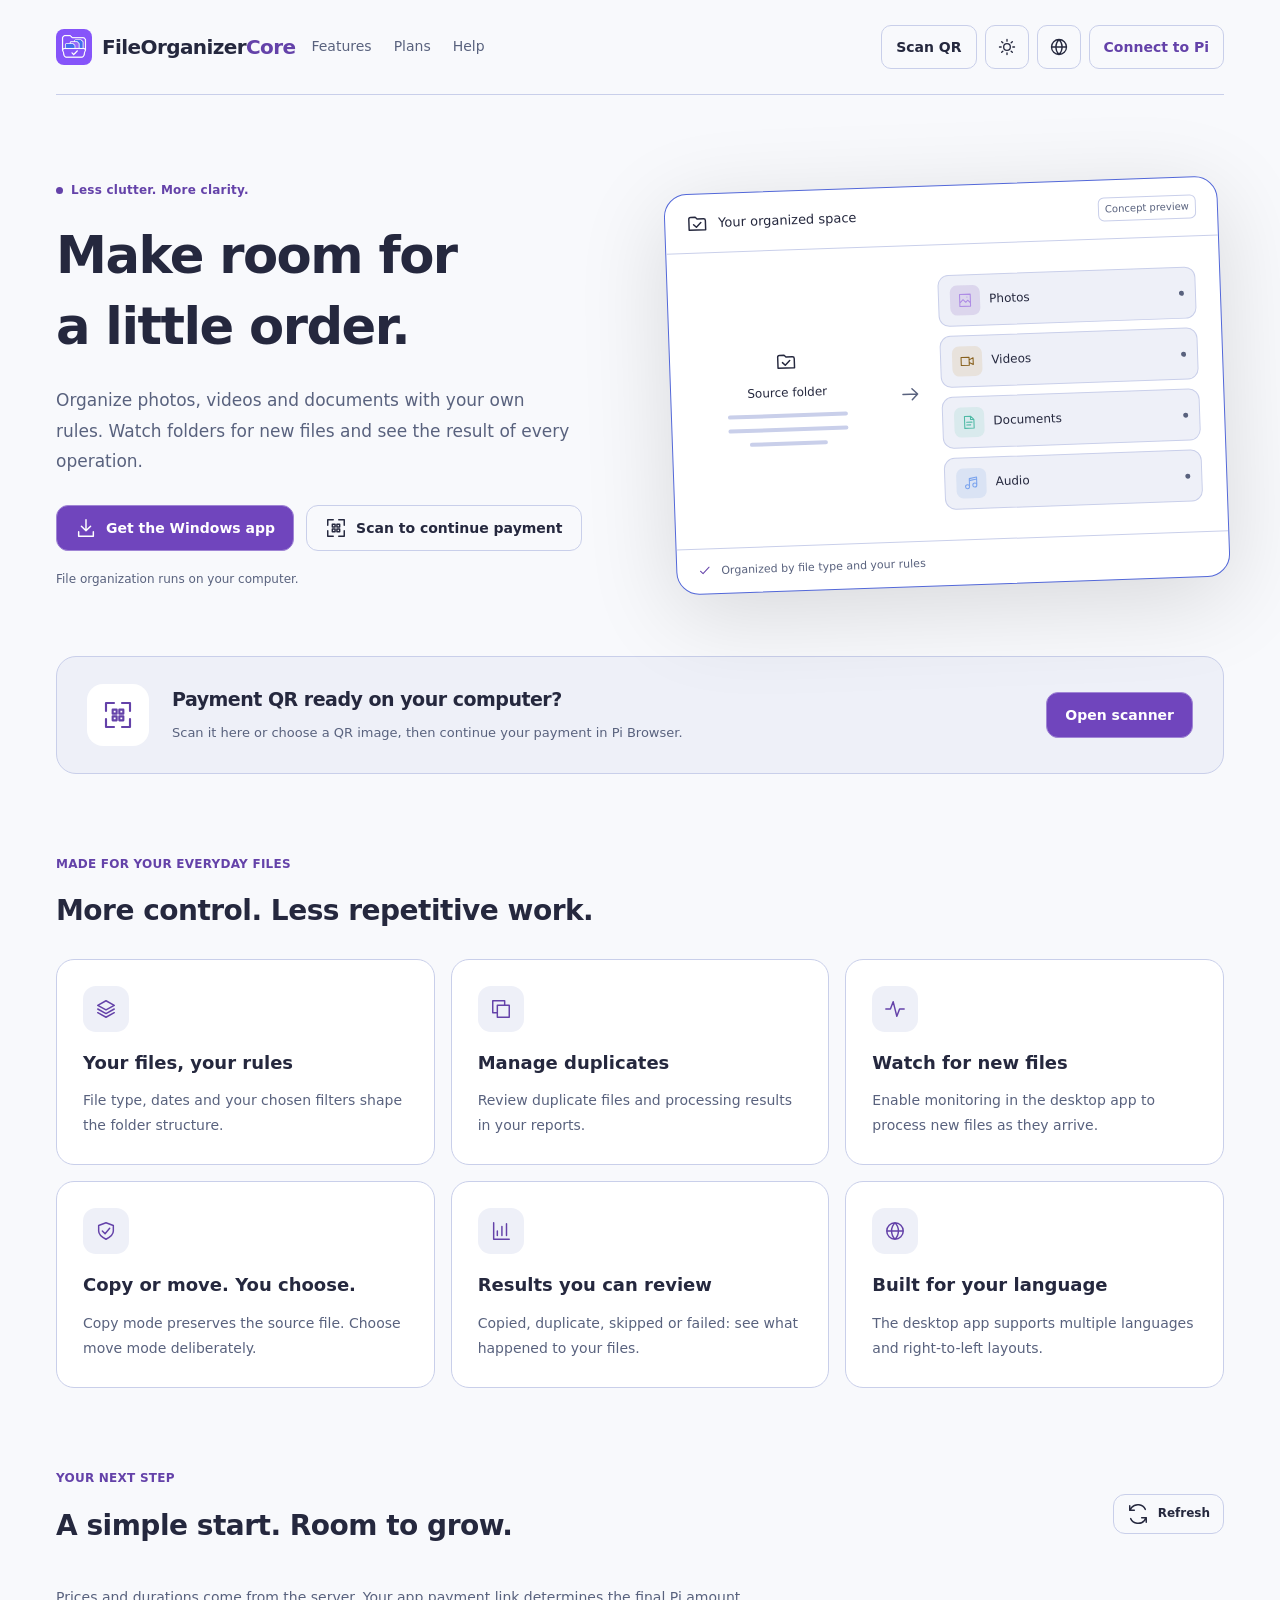
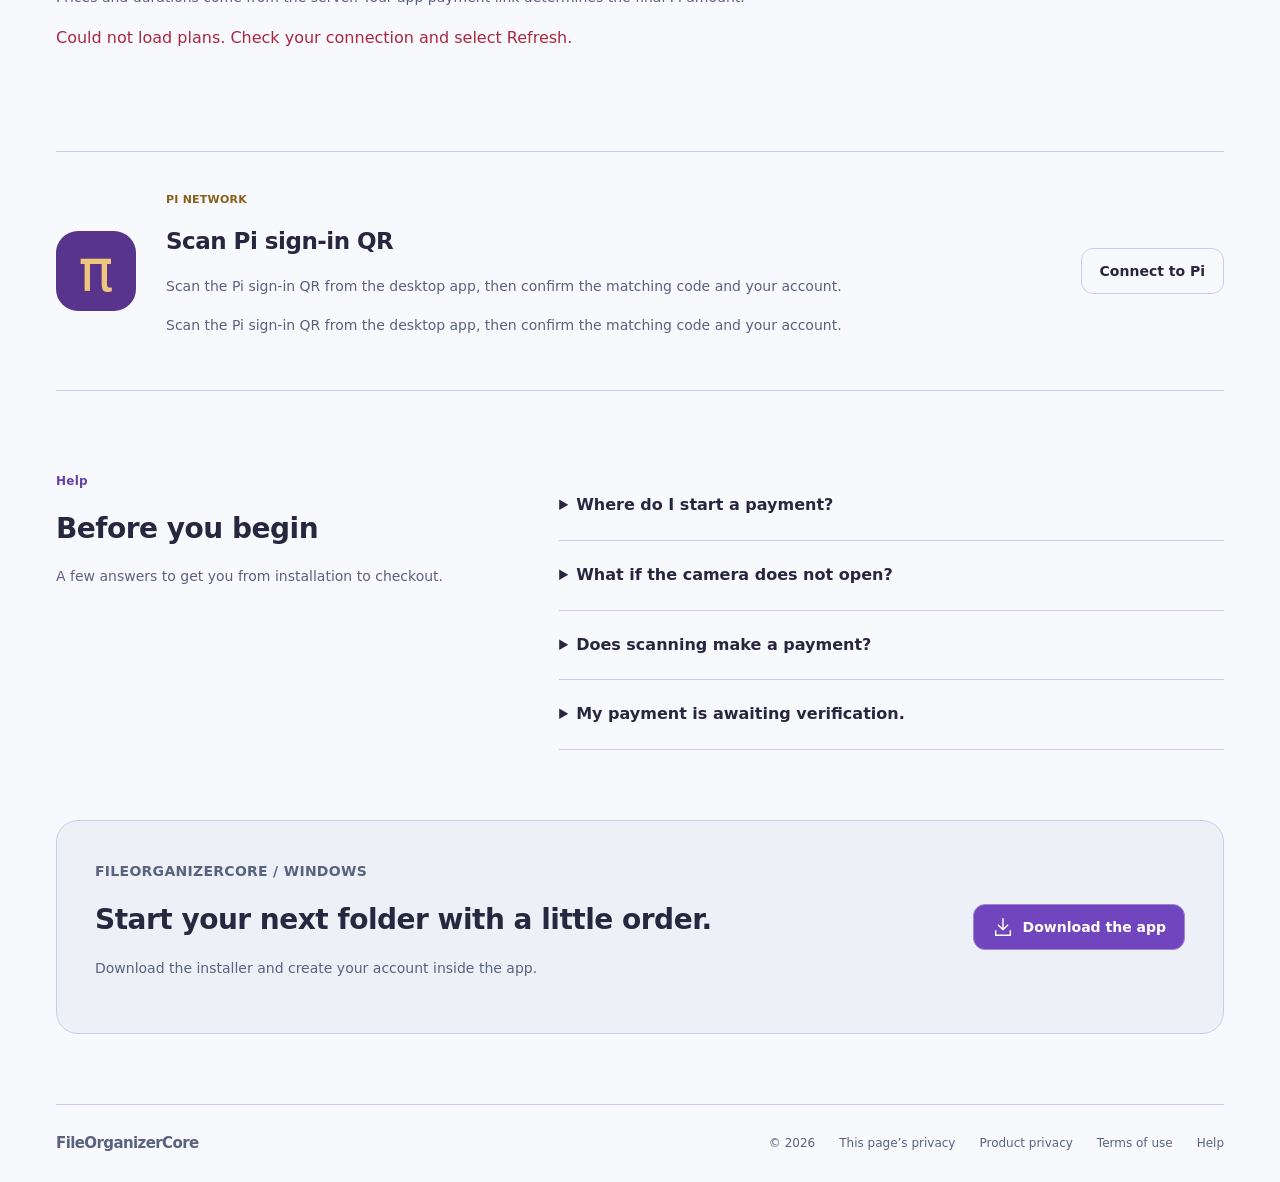
<file: web/index.html>
<!doctype html>
<html lang="fa" dir="rtl">
<head>
<meta charset="utf-8"><meta name="viewport" content="width=device-width,initial-scale=1"><meta name="theme-color" content="#12141c"><meta name="referrer" content="no-referrer">
<meta name="description" content="FileOrganizerCore — Windows file organization and Pi checkout."><title>FileOrganizerCore</title>
<link rel="stylesheet" href="assets/home-v2.css?v=20261110-brand">
<script>
// Keep previously issued root payment links working on this same checkout host.
(() => {
  const query = new URLSearchParams(location.search), token = query.get('token');
  if (!token) return;
  const target = new URL('checkout.html', location.href);
  target.searchParams.set('token', token);
  const lang = query.get('lang');
  if (lang) target.searchParams.set('lang', lang);
  location.replace(target.href);
})();
</script>
<script defer src="config.js?v=20261105-core"></script><script defer src="assets/home-runtime.js?v=20261110-brand"></script>
<link rel="icon" href="assets/brand/favicon.ico?v=20261110">
<link rel="apple-touch-icon" href="assets/brand/apple-touch-icon.png">
<style>.foc-logo{width:36px;height:36px;object-fit:contain;flex:none;vertical-align:middle;border-radius:8px}.foc-brand{display:flex;align-items:center;gap:10px;direction:ltr}</style>
</head>
<body>
<script>
// Apply the persisted choice or browser theme before page content is painted.
(()=>{let theme;try{theme=localStorage.getItem('fop-home-theme');}catch{}document.body.dataset.theme=['light','dark'].includes(theme)?theme:(matchMedia('(prefers-color-scheme:dark)').matches?'dark':'light');})();
</script>
<a class="skip" href="#main" data-t="skip">رفتن به محتوا</a>
<div class="shell">
<header><a class="brand" href="#top" aria-label="FileOrganizerCore"><img class="foc-logo" src="assets/brand/logo.png" alt="" width="36" height="36"><b>FileOrganizer<span class="f-size"><strong>Core</strong></span></b></a><nav aria-label="Navigation"><a href="#features" data-t="features">قابلیت‌ها</a><a href="#pricing" data-t="plans">پلن‌ها</a><a href="#help" data-t="help">راهنما</a></nav><div class="tools"><button class="button small" data-scan data-t="scan">اسکن QR</button><button id="theme" class="icon-button" aria-label="Theme" data-icon="sun"></button><label class="language-control icon-button"><span data-icon="globe" aria-hidden="true"></span><select id="language" aria-label="Language"><option value="fa">فارسی</option><option value="en">English</option></select></label><a id="piShortcut" class="button pi-shortcut" href="#pi" data-t="piLogin">اتصال به پای</a></div></header>
<main id="main">
<section class="hero" id="top"><div class="hero-copy"><div class="eyebrow"><span class="live-dot"></span><span data-t="eyebrow">فایل‌های مرتب. تمرکز بیشتر.</span></div><h1 data-t="hero">به شلوغی فایل‌ها<br>نظم بده.</h1><p class="lead" data-t="intro">عکس‌ها، ویدیوها و اسنادت را با قوانین دلخواه مرتب کن. پوشه‌ها را پایش کن و نتیجهٔ هر عملیات را ببین.</p><div class="actions"><a class="button primary" href="#download"><span data-icon="download"></span><span data-t="getApp">دریافت نسخهٔ ویندوز</span></a><button class="button" data-scan><span data-icon="scan"></span><span data-t="scanPay">اسکن و ادامهٔ پرداخت</span></button></div><p class="fine" data-t="local">سازماندهی فایل‌ها روی کامپیوتر شما انجام می‌شود.</p></div>
<div class="app-preview" aria-label="Interface illustration"><div class="preview-bar"><span data-icon="folder"></span><span data-t="workspace">فضای مرتب شما</span><span class="preview-tag" data-t="illustration">نمای مفهومی</span></div><div class="preview-flow"><div class="source-folder"><span data-icon="folder"></span><span data-t="source">پوشهٔ مبدأ</span><i></i><i></i><i></i></div><span class="flow-mark" data-icon="arrow"></span><div class="file-stack"><div><span class="tile violet" data-icon="image"></span><span data-t="photos">عکس‌ها</span><span class="mini-dot"></span></div><div><span class="tile amber" data-icon="video"></span><span data-t="videos">ویدیوها</span><span class="mini-dot"></span></div><div><span class="tile teal" data-icon="document"></span><span data-t="documents">اسناد</span><span class="mini-dot"></span></div><div><span class="tile blue" data-icon="audio"></span><span data-t="audio">صداها</span><span class="mini-dot"></span></div></div></div><div class="preview-bottom"><span data-icon="check"></span><span data-t="rules">بر اساس نوع فایل و قوانین شما</span></div></div></section>
<section class="scan-banner"><span class="scan-symbol" data-icon="scan"></span><div><h2 data-t="haveQR">کد پرداخت روی کامپیوترت آماده است؟</h2><p data-t="qrIntro">همین‌جا اسکن کن یا تصویر QR را انتخاب کن؛ سپس پرداخت را در Pi Browser ادامه بده.</p></div><button class="button primary" data-scan data-t="openScanner">باز کردن اسکنر</button></section>
<section id="features" class="section"><div class="section-head"><p class="eyebrow" data-t="built">برای فایل‌های روزمرهٔ شما</p><h2 data-t="featuresTitle">کنترل بیشتر، کار تکراری کمتر.</h2></div><div class="features">
<article><span class="feature-icon" data-icon="layers"></span><h3 data-t="categorize">دسته‌بندی با قوانین دلخواه</h3><p data-t="categorizeBody">نوع فایل، تاریخ و فیلترهای انتخابی، ساختار پوشه‌ها را مشخص می‌کنند.</p></article>
<article><span class="feature-icon" data-icon="copy"></span><h3 data-t="duplicates">مدیریت فایل‌های تکراری</h3><p data-t="duplicatesBody">فایل‌های تکراری و نتیجهٔ پردازش را در گزارش‌ها پیگیری کنید.</p></article>
<article><span class="feature-icon" data-icon="activity"></span><h3 data-t="monitor">پایش فایل‌های جدید</h3><p data-t="monitorBody">پس از فعال‌کردن پایش در اپ، فایل‌های جدید پوشه نیز پردازش می‌شوند.</p></article>
<article><span class="feature-icon" data-icon="shield"></span><h3 data-t="copyMode">کپی یا انتقال، با انتخاب شما</h3><p data-t="copyBody">در حالت کپی، فایل مبدأ حفظ می‌شود. حالت انتقال را آگاهانه انتخاب کنید.</p></article>
<article><span class="feature-icon" data-icon="chart"></span><h3 data-t="reports">گزارش قابل بررسی</h3><p data-t="reportsBody">موفق، تکراری، ردشده و خطادار؛ نتیجهٔ عملیات در دسترس شماست.</p></article>
<article><span class="feature-icon" data-icon="globe"></span><h3 data-t="languages">متناسب با زبان شما</h3><p data-t="languagesBody">اپ دسکتاپ چندزبانه است و از چیدمان راست‌به‌چپ پشتیبانی می‌کند.</p></article></div></section>
<section id="pricing" class="section"><div class="section-head split"><div><p class="eyebrow" data-t="yourPlan">انتخاب شما</p><h2 data-t="plansTitle">یک شروع ساده. فضای بیشتر برای رشد.</h2></div><button class="button small" id="reloadPlans"><span data-icon="refresh"></span><span data-t="refresh">به‌روزرسانی</span></button></div><p class="section-note" data-t="priceNote">قیمت و مدت از سرور دریافت می‌شوند. مبلغ نهایی Pi در لینک پرداخت اپ مشخص می‌شود.</p><div id="plansStatus" role="status" aria-live="polite"></div><div id="pricingGrid" class="plans"></div></section>
<section class="pi-panel" id="pi"><span class="pi-mark">π</span><div><p class="eyebrow">PI NETWORK</p><h2 data-t="piTitle">از اپ تا کیف پول، یک مسیر مشخص.</h2><p data-t="piBody">در اپ ویندوز وارد حساب شوید و لینک پرداخت بسازید. QR را اینجا اسکن کنید؛ تأیید پرداخت در صفحهٔ اختصاصی انجام می‌شود.</p><p id="piStatus" role="status" aria-live="polite" data-t="piExplain">ورود Pi در این صفحه، جایگزین حساب ایمیلی اپ نیست.</p><p id="piUser" hidden></p></div><button id="piAuth" class="button" data-t="piLogin">اتصال به Pi</button></section>

<section id="help" class="section help-grid"><div><p class="eyebrow" data-t="help">راهنما</p><h2 data-t="faqTitle">قبل از شروع</h2><p class="section-note" data-t="helpIntro">پاسخ‌های کوتاه برای مسیر نصب، اسکن و خرید.</p></div><div class="faq"><details><summary data-t="q1">از کجا پرداخت را شروع کنم؟</summary><p data-t="a1">در اپ ویندوز وارد حساب شوید، پلن و تخفیف را انتخاب کنید و لینک پرداخت بسازید. سپس QR را اینجا اسکن کنید یا لینک را وارد کنید. خرید به همان حساب اپ متصل می‌ماند.</p></details><details><summary data-t="q2">اگر دوربین باز نشد چه کنم؟</summary><p data-t="a2">مجوز دوربین مرورگر را بررسی کنید. می‌توانید تصویر QR را انتخاب کنید یا لینک پرداخت را دستی وارد کنید. اسکن مستقیم به HTTPS و پشتیبانی مرورگر نیاز دارد.</p></details><details><summary data-t="q3">آیا اسکن، پرداخت را انجام می‌دهد؟</summary><p data-t="a3">خیر. ابتدا لینک معتبر شناسایی می‌شود و با تأیید شما صفحهٔ پرداخت باز می‌شود. هیچ پرداختی صرفاً با اسکن انجام نمی‌شود.</p></details><details><summary data-t="q4">پرداخت من در انتظار تأیید است.</summary><p data-t="a4">دوباره پرداخت نکنید. همان لینک را باز کنید تا وضعیت بررسی شود. اگر مبلغ کسر شده ولی پلن فعال نشده، اطلاعات تراکنش را برای پیگیری نگه دارید.</p></details></div></section>
<section id="download" class="download"><div><p class="eyebrow">FILEORGANIZERCORE / WINDOWS</p><h2 data-t="downloadTitle">پوشهٔ بعدی را مرتب‌تر شروع کن.</h2><p data-t="downloadBody">فایل نصب را دریافت کنید و حساب کاربری خود را داخل اپ بسازید.</p><p id="downloadStatus" role="status"></p></div><a id="downloadButton" class="button primary" hidden><span data-icon="download"></span><span data-t="download">دانلود نرم‌افزار</span></a></section>
</main><footer><a class="brand" href="#top"><b>FileOrganizerCore</b></a><span>© <span id="year"></span></span><button id="privacy" class="text-button" data-t="privacy">حریم خصوصی این صفحه</button><a href="privacy.html" data-t="productPrivacy">حریم خصوصی محصول</a><a href="terms.html" data-t="terms">شرایط استفاده</a><a href="#help" data-t="help">راهنما</a></footer>
</div>
<dialog id="scanner" aria-labelledby="scannerTitle"><div class="dialog-head"><div><p class="eyebrow" id="scannerStep" data-t="scanStep">از اپ به صفحهٔ پرداخت</p><h2 id="scannerTitle" data-t="scanTitle">اسکن کد پرداخت</h2></div><button class="icon-button" id="closeScanner" data-icon="close" aria-label="Close"></button></div><p class="muted" id="selectedPlan"></p><div class="viewfinder"><video id="camera" muted playsinline autoplay></video><div id="cameraPlaceholder"><span data-icon="scan"></span><p data-t="cameraHint">کد QR اپ را داخل کادر بگیرید.</p></div><div class="scan-corners" aria-hidden="true"></div></div><p id="scanStatus" role="status" aria-live="polite">درخواست دسترسی به دوربین…</p><div class="actions scanner-actions"><button id="stopCamera" class="button" hidden>توقف دوربین</button><label class="button upload-button"><span data-icon="image"></span><span data-t="imageSelect">انتخاب تصویر QR</span><input id="qrImage" type="file" accept="image/png,image/jpeg,image/webp"></label></div><details class="manual"><summary id="scannerManual" data-t="manual">لینک پرداخت را دارم</summary><label for="paymentLink" data-t="linkLabel">لینک ساخته‌شده در اپ</label><div class="link-row"><input id="paymentLink" type="url" dir="ltr" autocomplete="off" spellcheck="false" placeholder="https://…/checkout.html?token=…"><button id="checkLink" class="button" data-t="checkLink">بررسی لینک</button></div></details><div id="scanResult" class="scan-result" hidden><strong id="scannerFound" data-t="validLink">لینک پرداخت شناسایی شد</strong><p id="resultHost" dir="ltr"></p><p id="scannerConfirm" data-t="confirmInfo">در صفحهٔ بعد، پلن و مبلغ را قبل از تأیید بررسی کنید.</p><button id="openPayment" class="button primary" data-t="continue">ادامه به صفحهٔ پرداخت</button></div><p class="fine" data-t="scanPrivacy">تصویر دوربین و فایل QR برای اسکن به سرور ارسال نمی‌شوند.</p></dialog>
<dialog id="privacyDialog" aria-labelledby="privacyTitle"><div class="dialog-head"><h2 id="privacyTitle" data-t="privacy">حریم خصوصی این صفحه</h2><button id="closePrivacy" class="icon-button" data-icon="close" aria-label="Close"></button></div><p data-t="privacyBody">اسکن QR داخل مرورگر انجام می‌شود. هنگام بستن اسکنر یا پنهان‌شدن صفحه، دوربین متوقف می‌شود. زبان و تم در همین مرورگر ذخیره می‌شوند. دریافت پلن‌ها به سرور اپ متصل می‌شود و اتصال اختیاری Pi از SDK پای استفاده می‌کند. لینک پرداخت فقط پس از انتخاب «ادامه» باز می‌شود؛ تصاویر برای اسکن آپلود نمی‌شوند. این توضیح مربوط به همین صفحه است.</p><button id="clearPrefs" class="button" data-t="clearPrefs">پاک‌کردن تنظیمات ذخیره‌شدهٔ این صفحه</button><p id="privacyStatus" role="status"></p></dialog>
<noscript>برای دریافت پلن‌ها و اسکن QR، JavaScript مرورگر را فعال کنید. / Enable JavaScript to load plans and scan QR codes.</noscript>
</body></html>
</file>
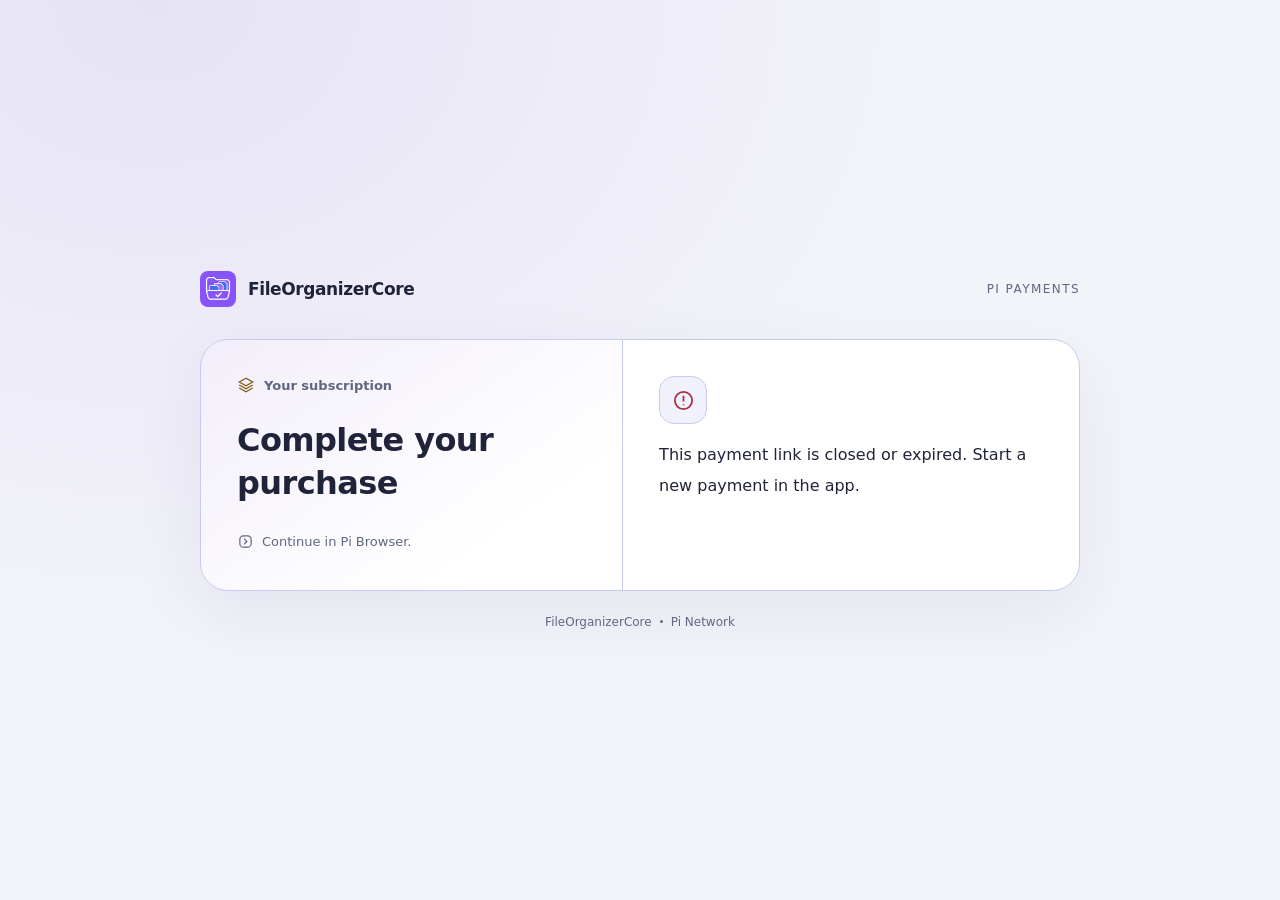
<file: web/checkout.html>
<!doctype html>
<html lang="en">
<head>
  <meta charset="utf-8">
  <meta name="viewport" content="width=device-width, initial-scale=1">
  <meta name="color-scheme" content="dark light">
  <meta name="referrer" content="no-referrer">
  <title>FileOrganizerCore Checkout</title>
  <style>
    :root{color-scheme:dark;--page:#10121c;--surface:#191c2b;--inset:#202438;--line:#454d79;--text:#f3f4fc;--muted:#afb5ce;--purple:#7545c4;--gold:#f3cd7e;--focus:#acb7ff;--ok:#83dfba;--bad:#ffadb5;--shadow:0 28px 80px #03061255;font-family:system-ui,-apple-system,BlinkMacSystemFont,"Segoe UI",sans-serif}
    *{box-sizing:border-box}body{margin:0;min-height:100vh;min-height:100svh;background:radial-gradient(ellipse at 12% 0%,#7545c419,transparent 52%),var(--page);color:var(--text);padding:32px 24px;display:flex;flex-direction:column;align-items:center;justify-content:center}button,summary{-webkit-tap-highlight-color:transparent}button{font:inherit}svg{display:block;flex-shrink:0}header{width:min(100%,880px);display:flex;align-items:center;gap:12px;margin-bottom:32px}.brand-mark{display:grid;place-items:center;width:42px;height:42px;border-radius:13px;background:var(--purple);color:#fff}.brand-name{font-size:17px;font-weight:700;letter-spacing:-.4px;direction:ltr}.brand-tag{margin-inline-start:auto;color:var(--muted);font-size:12px;letter-spacing:.12em;direction:ltr}
    main{width:min(100%,880px);display:grid;grid-template-columns:minmax(0,1fr) minmax(0,1.08fr);border:1px solid var(--line);border-radius:28px;background:var(--surface);box-shadow:var(--shadow);overflow:hidden}.overview{padding:36px;min-width:0;background:linear-gradient(145deg,#7545c417,transparent 75%);display:flex;flex-direction:column;gap:25px;border-inline-end:1px solid var(--line)}.eyebrow{display:flex;align-items:center;gap:9px;color:var(--muted);font-size:13px;font-weight:600;margin:0}.eyebrow svg{color:var(--gold)}h1{font-size:clamp(25px,4vw,32px);line-height:1.35;letter-spacing:-.6px;margin:0;font-weight:700;overflow-wrap:anywhere}.plan-name{font-size:14px;color:var(--muted);margin:0 0 10px}.amount-card{border:1px solid #5368d9;border-radius:18px;padding:22px 20px;background:var(--inset);min-width:0}.amount-line{display:flex;align-items:center;gap:10px;flex-wrap:wrap;direction:ltr;justify-content:flex-start}.amount{font-size:clamp(25px,5vw,32px);font-weight:750;font-variant-numeric:tabular-nums;letter-spacing:-.6px;overflow-wrap:anywhere;min-width:0;line-height:1.4}.currency{color:var(--gold);background:#59348d;border:1px solid #5368d9;border-radius:9px;padding:4px 8px;font-size:17px;font-weight:700;line-height:1.4}.summary-note{font-size:13px;color:var(--muted);line-height:1.8;margin:0;display:flex;align-items:flex-start;gap:8px}.summary-note svg{margin-top:3px}.checkout-body{padding:36px;min-width:0;display:flex;flex-direction:column;gap:24px}.status-block{display:flex;flex-direction:column;gap:16px;flex:1}.status-symbol{width:48px;height:48px;border:1px solid var(--line);border-radius:15px;display:grid;place-items:center;color:var(--focus);background:var(--inset)}.status-symbol svg{width:23px;height:23px}.state-icon{display:none}body[data-state="checking"] .icon-loading,body[data-state="waiting"] .icon-clock,body[data-state="ready"] .icon-wallet,body[data-state="success"] .icon-check,body[data-state="error"] .icon-alert,body[data-state="closed"] .icon-alert{display:block}.icon-loading{animation:spin 1.1s linear infinite}#status{font-size:16px;line-height:1.9;overflow-wrap:anywhere;margin:0}body[data-state="success"] .status-symbol{color:var(--ok)}body[data-state="error"] .status-symbol,body[data-state="closed"] .status-symbol{color:var(--bad)}#status.error{color:var(--bad)}
    #payButton{position:relative;display:flex;justify-content:center;align-items:center;width:100%;min-height:52px;border:1px solid #a487de;border-radius:14px;padding:14px 18px;background:var(--purple);color:#fff;font-size:15px;font-weight:650;cursor:pointer;transition:filter .18s,transform .18s;overflow-wrap:anywhere;line-height:1.5}#payButton:hover:not(:disabled){filter:brightness(1.1)}#payButton:active:not(:disabled){transform:translateY(1px)}#payButton:disabled{cursor:wait;opacity:.75}#payButton:disabled::before{content:"";width:16px;height:16px;flex-shrink:0;border:2px solid #ffffff55;border-top-color:#fff;border-radius:50%;margin-inline-end:10px;animation:spin 1.1s linear infinite}:focus-visible{outline:2px solid var(--focus);outline-offset:4px}.hidden{display:none!important}footer{margin-top:24px;display:flex;align-items:center;gap:8px;color:var(--muted);font-size:12px;direction:ltr}.footer-dot{height:3px;width:3px;border-radius:50%;background:var(--muted)}[dir="rtl"] .amount-line{justify-content:flex-end}
    @keyframes spin{to{transform:rotate(360deg)}}@media(prefers-reduced-motion:reduce){*,*::before{animation:none!important;transition:none!important}}@media(prefers-color-scheme:light){:root{color-scheme:light;--page:#f3f4fa;--surface:#fff;--inset:#f0f1fa;--line:#c5cbee;--text:#20243b;--muted:#606780;--focus:#5368d9;--ok:#18794d;--bad:#ac293e;--shadow:0 24px 70px #27315912}.eyebrow svg{color:#805c16}}
    @media(max-width:620px){body{padding:24px 16px;justify-content:flex-start}header{margin-bottom:24px}.brand-tag{font-size:10px}main{grid-template-columns:minmax(0,1fr);border-radius:22px}.overview{border-inline-end:0;border-bottom:1px solid var(--line);padding:24px;gap:18px}.checkout-body{padding:24px;gap:22px}.status-block{flex-direction:row;align-items:flex-start;gap:12px}.status-symbol{width:40px;height:40px;border-radius:12px;flex-shrink:0}.status-symbol svg{width:21px;height:21px}#status{font-size:15px}.amount-card{padding:18px}.summary-note{font-size:12px}footer{margin-top:20px}}@media(max-width:360px){.overview,.checkout-body{padding:20px}.brand-tag{display:none}}
  </style>
  <script src="https://sdk.minepi.com/pi-sdk.js"></script>
  <script src="config.js?v=20261105-core"></script>
<link rel="icon" href="assets/brand/favicon.ico?v=20261110">
<link rel="apple-touch-icon" href="assets/brand/apple-touch-icon.png">
<style>.foc-logo{width:36px;height:36px;object-fit:contain;flex:none;vertical-align:middle;border-radius:8px}.foc-brand{display:flex;align-items:center;gap:10px;direction:ltr}</style>
</head>
<body data-state="checking">
  <header><img class="foc-logo" src="assets/brand/logo.png" alt="" width="36" height="36"><span class="brand-name">FileOrganizerCore</span><span class="brand-tag">PI PAYMENTS</span></header>
  <main>
    <section class="overview" aria-labelledby="checkout-heading">
      <p class="eyebrow"><svg aria-hidden="true" width="18" height="18" viewBox="0 0 24 24" fill="none" stroke="currentColor" stroke-width="1.7"><path d="M12 3 3 8l9 5 9-5-9-5Z"/><path d="m3 12 9 5 9-5M3 16l9 5 9-5"/></svg><span id="summary-label"></span></p>
      <h1 id="checkout-heading"></h1>
      <div id="details" class="amount-card hidden"><p class="plan-name" id="plan-label"></p><div class="amount-line"><bdi class="amount" id="plan-amount" dir="ltr"></bdi><span class="currency" aria-label="Pi">Pi</span></div></div>
      <p class="summary-note"><svg aria-hidden="true" width="17" height="17" viewBox="0 0 24 24" fill="none" stroke="currentColor" stroke-width="1.7"><rect x="4" y="4" width="16" height="16" rx="5"/><path d="m10 8 4 4-4 4"/></svg><span id="browser-note"></span></p>
    </section>
    <section class="checkout-body" aria-labelledby="checkout-heading">
      <div class="status-block"><div class="status-symbol" aria-hidden="true">
        <svg class="state-icon icon-loading" viewBox="0 0 24 24" fill="none" stroke="currentColor" stroke-width="1.8"><path d="M20 12a8 8 0 1 1-8-8"/></svg>
        <svg class="state-icon icon-clock" viewBox="0 0 24 24" fill="none" stroke="currentColor" stroke-width="1.8"><circle cx="12" cy="12" r="9"/><path d="M12 7v5l3 2"/></svg>
        <svg class="state-icon icon-wallet" viewBox="0 0 24 24" fill="none" stroke="currentColor" stroke-width="1.8"><rect x="3" y="5" width="18" height="15" rx="3"/><path d="M16 11h5v5h-5a2.5 2.5 0 0 1 0-5Z M4 5l12-3v3"/></svg>
        <svg class="state-icon icon-check" viewBox="0 0 24 24" fill="none" stroke="currentColor" stroke-width="1.8"><circle cx="12" cy="12" r="9"/><path d="m7 12 3 3 7-7"/></svg>
        <svg class="state-icon icon-alert" viewBox="0 0 24 24" fill="none" stroke="currentColor" stroke-width="1.8"><circle cx="12" cy="12" r="9"/><path d="M12 7v6m0 3v1"/></svg>
      </div><p id="status" role="status" aria-live="polite" aria-atomic="true"></p></div>
      <button id="payButton" class="hidden" type="button"></button>
      
    </section>
  </main>
  <footer><span>FileOrganizerCore</span><span class="footer-dot"></span><span>Pi Network</span></footer>
  <script src="checkout-i18n.js?v=20261105-core"></script>
  <script src="checkout.js?v=20261110-brand"></script>
</body>
</html>
</file>
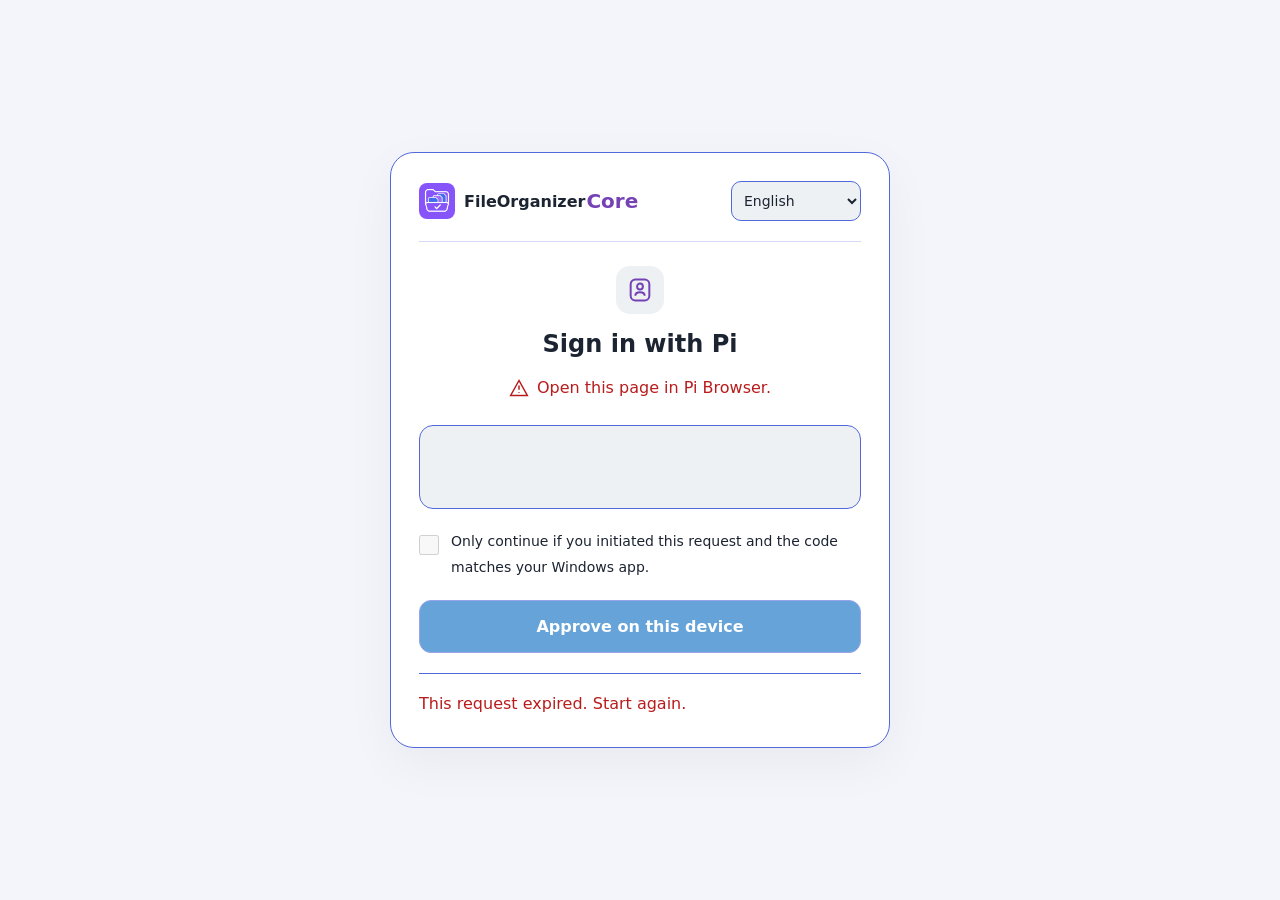
<file: web/pi-login.html>
<!doctype html>
<html lang="en" dir="ltr">
<head>
  <meta charset="utf-8"><meta name="viewport" content="width=device-width,initial-scale=1">
  <meta name="referrer" content="no-referrer"><meta name="robots" content="noindex,nofollow">
  <title>FileOrganizerCore — Pi</title>
  <script>
    (() => { const q = new URLSearchParams(location.hash.split('?')[1] || ''); const theme = q.get('theme');
      document.documentElement.dataset.theme = theme === 'dark' || theme === 'light' ? theme : matchMedia('(prefers-color-scheme: dark)').matches ? 'dark' : 'light'; })();
  </script>
  <link rel="stylesheet" href="assets/pi-login.css?v=20261110-brand">
  <script defer src="config.js?v=20261109"></script>
  <script defer src="assets/pi-auth-i18n.js?v=20261109-auth-scan"></script>
  <script defer src="https://sdk.minepi.com/pi-sdk.js"></script>
  <script defer src="assets/pi-login.js?v=20261109-auth-scan"></script>
<link rel="icon" href="assets/brand/favicon.ico?v=20261110">
<link rel="apple-touch-icon" href="assets/brand/apple-touch-icon.png">
<style>.foc-logo{width:36px;height:36px;object-fit:contain;flex:none;vertical-align:middle;border-radius:8px}.foc-brand{display:flex;align-items:center;gap:10px;direction:ltr}</style>
</head>
<body>
  <main>
    <header><a class="brand" href="./" dir="ltr"><img class="foc-logo" src="assets/brand/logo.png" alt="" width="36" height="36"><span>FileOrganizer</span><b><strong>Core</strong></b></a><select id="language" aria-label="Language"></select></header>
    <section class="intro"><div class="identity-icon" aria-hidden="true"><svg viewBox="0 0 24 24" fill="none" stroke="currentColor" stroke-width="1.7"><rect x="4" y="3" width="16" height="18" rx="4"/><circle cx="12" cy="9" r="2.5"/><path d="M8 17c0-4 8-4 8 0"/></svg></div><h1 id="title"></h1><p id="browserNotice" role="note" hidden><svg aria-hidden="true" viewBox="0 0 24 24" width="20" height="20" fill="none" stroke="currentColor" stroke-width="1.8"><path d="M12 3 2 21h20L12 3Z"/><path d="M12 9v5m0 3v1"/></svg><span id="help"></span></p></section>
    <section class="challenge-panel" id="challengePanel" aria-busy="true">
      <output id="code" dir="ltr"><span class="spinner" id="codeSpinner" aria-hidden="true"></span><span id="codeValue"></span></output>
      <p id="loadingText" role="status"></p><p id="timer" role="timer" dir="ltr"></p>
    </section>
    <label id="agreement"><input id="match" type="checkbox"><span id="matchText"></span></label>
    <button id="approve" type="button" disabled><span class="spinner" id="approveSpinner" hidden aria-hidden="true"></span><span id="approveText"></span></button>
    <section id="account" class="account" hidden><span class="account-check" aria-hidden="true">✓</span><div><span id="accountLabel"></span><bdi id="accountName" dir="auto"></bdi></div></section>
    <p id="status" role="status" aria-live="polite" hidden></p>
  <a id="returnHome" href="./#pi" hidden></a>
  </main>
</body>
</html>
</file>
<file: web/assets/home-v2.css>
:root{color-scheme:dark;--bg:#12141c;--surface:#1b1e2a;--panel:#222638;--text:#f2f3fc;--muted:#aeb5cc;--line:#3d476e;--brand:#9572ec;--button:#7045bd;--gold:#efc77c;--focus:#abb8ff;--danger:#ffb4bd;font-family:system-ui,-apple-system,'Segoe UI',sans-serif}*{box-sizing:border-box}html{scroll-behavior:smooth;scroll-padding-top:30px}body{margin:0;background:var(--bg);color:var(--text);line-height:1.8}body.modal-open{overflow:hidden}body[data-theme=light]{color-scheme:light;--bg:#f8f9fc;--surface:#fff;--panel:#eef0f8;--text:#25283e;--muted:#59627e;--line:#c9cfea;--brand:#6442a9;--button:#7045bd;--gold:#88601c;--focus:#5368d9;--danger:#a92740}a{color:inherit;text-decoration:none}button,input,select{font:inherit}button,a,label,summary{-webkit-tap-highlight-color:transparent}button,summary{cursor:pointer}button:disabled{opacity:.6;cursor:wait}svg{width:22px;height:22px;display:block;flex-shrink:0}button svg{pointer-events:none}[hidden]{display:none!important}.shell{max-width:1240px;margin:auto;padding:0 36px}.brand{display:flex;align-items:center;gap:10px;direction:ltr;font-size:18px;letter-spacing:-.6px}.brand b>span{color:var(--brand)}.brand-icon{background:var(--button);color:white;padding:10px;border-radius:12px}.brand-icon svg{width:24px;height:24px}header{display:flex;align-items:center;justify-content:space-between;gap:24px;padding:25px 0;border-bottom:1px solid var(--line)}nav,.tools{display:flex;align-items:center;gap:22px}nav a{font-size:14px;color:var(--muted)}nav a:hover{color:var(--text)}.tools{gap:10px}.tools select{background:var(--surface);color:var(--text);border:1px solid var(--line);border-radius:9px;padding:7px;font-size:12px}.button,.icon-button{display:inline-flex;align-items:center;justify-content:center;gap:9px;background:transparent;color:var(--text);border:1px solid var(--line);border-radius:12px;min-height:46px;padding:11px 18px;font-size:14px;font-weight:600;text-align:center;transition:background .18s,filter .18s;line-height:1.6}.button:hover,.icon-button:hover{background:var(--panel);border-color:#5368d9}.button.primary{background:var(--button);border-color:#a085d5;color:#fff}.button.primary:hover{filter:brightness(1.1)}.button.small{font-size:12px;min-height:38px;padding:8px 13px}.icon-button{padding:10px;width:43px;min-width:43px;min-height:43px}.text-button{background:none;border:0;color:var(--muted);padding:0}.actions{display:flex;flex-wrap:wrap;gap:12px}.hero{display:grid;grid-template-columns:1fr 1fr;gap:60px;align-items:center;padding:85px 0 65px}.eyebrow{font-size:12px;color:var(--brand);font-weight:700;display:flex;align-items:center;gap:8px;letter-spacing:.02em;margin:0 0 14px}.live-dot{width:7px;height:7px;background:var(--brand);border-radius:50%}h1{font-size:clamp(36px,4vw,58px);line-height:1.4;letter-spacing:-1.5px;margin:18px 0 22px;max-width:620px}h2{font-size:28px;line-height:1.55;letter-spacing:-.5px;margin:0 0 12px}h3{font-size:18px;margin:15px 0 9px}.lead{font-size:17px;color:var(--muted);max-width:520px;margin:0 0 28px}.fine{font-size:12px;color:var(--muted);margin:18px 0 0}.app-preview{background:var(--surface);border:1px solid #5368d9;border-radius:23px;box-shadow:0 20px 90px #0002;transform:rotate(-2deg);overflow:hidden}.preview-bar{display:flex;align-items:center;gap:10px;font-size:13px;padding:17px 21px;border-bottom:1px solid var(--line)}.preview-bar>svg{color:var(--brand)}.preview-tag{margin-inline-start:auto;color:var(--muted);font-size:10px;border:1px solid var(--line);border-radius:6px;padding:2px 6px}.preview-flow{display:flex;align-items:center;gap:20px;padding:30px 24px}.source-folder{flex:1;display:flex;flex-direction:column;align-items:center;gap:10px;font-size:12px}.source-folder>svg{width:48px;height:48px;color:var(--gold)}.source-folder i{width:65%;height:4px;background:var(--line);border-radius:5px}.source-folder i:last-child{width:42%}.flow-mark{color:var(--muted)}[dir=rtl] .flow-mark{transform:rotate(180deg)}.file-stack{flex:1.4;display:grid;gap:9px}.file-stack>div{display:flex;gap:9px;align-items:center;padding:10px 11px;background:var(--panel);border:1px solid var(--line);border-radius:11px;font-size:12px}.tile{padding:7px;border-radius:7px}.tile svg{width:16px;height:16px}.violet{background:#8058b92b;color:#ae8ce5}.amber{background:#c7913024;color:var(--gold)}.teal{background:#46bfa320;color:#4fbaa6}.blue{background:#588ddd22;color:#7ba4ee}.mini-dot{width:5px;height:5px;background:var(--muted);border-radius:50%;margin-inline-start:auto}.preview-bottom{border-top:1px solid var(--line);padding:12px 20px;display:flex;align-items:center;gap:9px;font-size:11px;color:var(--muted)}.preview-bottom svg{width:15px;height:15px;color:var(--brand)}.scan-banner{display:flex;align-items:center;gap:23px;background:var(--panel);border:1px solid var(--line);border-radius:20px;padding:27px 30px}.scan-banner h2{font-size:19px;margin:0 0 6px}.scan-banner p{font-size:13px;color:var(--muted);margin:0}.scan-banner>button{margin-inline-start:auto;flex-shrink:0}.scan-symbol{padding:15px;background:var(--surface);color:var(--brand);border-radius:16px}.scan-symbol svg{width:32px;height:32px}.section{padding:80px 0 0}.section-head{margin-bottom:26px}.section-head.split{display:flex;align-items:center;justify-content:space-between;gap:20px}.section-note{color:var(--muted);font-size:14px}.features{display:grid;grid-template-columns:repeat(3,minmax(0,1fr));gap:16px}.features article{padding:26px;background:var(--surface);border:1px solid var(--line);border-radius:18px}.features p{font-size:14px;color:var(--muted);margin:0}.feature-icon{display:inline-flex;padding:12px;border-radius:13px;background:var(--panel);color:var(--brand)}.plans{display:grid;grid-template-columns:repeat(3,minmax(0,1fr));gap:18px}.plan{border:1px solid var(--line);border-radius:20px;padding:28px;background:var(--surface);display:flex;flex-direction:column}.plan.highlight{border-color:#9271ce;background:linear-gradient(140deg,#7045bd13,transparent),var(--surface)}.plan h3{margin:0;font-size:23px}.plan-price{font-size:34px;font-weight:700;line-height:1.4;direction:ltr;unicode-bidi:isolate;align-self:flex-start;margin:22px 0 8px}.plan p{font-size:14px;color:var(--muted);margin:6px 0}.plan .button{margin-top:23px;width:100%}.plan .duration{padding-bottom:15px;border-bottom:1px solid var(--line);margin-bottom:15px}.plan .estimate{color:var(--gold);font-size:14px;direction:ltr;unicode-bidi:isolate}.plan .quota{flex:1}.pi-panel{margin-top:80px;display:flex;align-items:center;gap:30px;border-block:1px solid var(--line);padding:38px 0}.pi-panel h2{font-size:23px}.pi-panel p{color:var(--muted);font-size:14px;max-width:720px}.pi-panel .eyebrow{color:var(--gold);font-size:11px}.pi-panel button{flex-shrink:0;margin-inline-start:auto}.pi-mark{font-size:58px;line-height:1;background:#59348d;color:#efc77c;border-radius:22px;width:80px;height:80px;display:grid;place-items:center;flex-shrink:0}.help-grid{display:grid;grid-template-columns:.8fr 1.2fr;gap:60px}.faq details{border-bottom:1px solid var(--line);padding:20px 0}.faq summary{font-weight:600;font-size:16px}.faq p{font-size:14px;color:var(--muted)}.download{display:flex;justify-content:space-between;align-items:center;gap:25px;padding:38px;background:var(--panel);border:1px solid var(--line);border-radius:22px;margin:70px 0}.download p{color:var(--muted);font-size:14px}.download a{flex-shrink:0}footer{display:flex;gap:24px;align-items:center;border-top:1px solid var(--line);padding:25px 0;font-size:12px;color:var(--muted)}footer .brand{margin-inline-end:auto;font-size:15px}dialog{border:1px solid #5368d9;background:var(--surface);color:var(--text);border-radius:22px;padding:28px;width:min(94vw,570px);max-height:90vh;max-height:90svh;overflow:auto;box-shadow:0 30px 100px #0005}dialog::backdrop{background:#070b19bb}.dialog-head{display:flex;align-items:flex-start;justify-content:space-between;gap:20px}.dialog-head h2{font-size:23px}.dialog-head .eyebrow{margin-bottom:4px}.muted{color:var(--muted);font-size:14px}.viewfinder{position:relative;aspect-ratio:4/3;max-height:300px;background:#111421;border-radius:16px;overflow:hidden;margin-top:20px;color:#c5cce5}.viewfinder video{width:100%;height:100%;object-fit:cover}#cameraPlaceholder{position:absolute;inset:0;display:flex;flex-direction:column;justify-content:center;align-items:center;padding:25px;text-align:center;pointer-events:none}#cameraPlaceholder svg{width:52px;height:52px;color:#b096ee}#cameraPlaceholder p{font-size:13px}.scan-corners{position:absolute;inset:16%;border:2px solid #aa8ce7;border-radius:16px;pointer-events:none}.scanner-actions{gap:8px}.scanner-actions .button{font-size:12px}#scanStatus{font-size:14px;overflow-wrap:anywhere}#scanStatus.error,#plansStatus.error,#piStatus.error{color:var(--danger)}.upload-button{position:relative;overflow:hidden;cursor:pointer}.upload-button input{position:absolute;inset:0;width:100%;opacity:0;cursor:pointer}.upload-button:focus-within{outline:2px solid var(--focus);outline-offset:3px}.manual{border-top:1px solid var(--line);padding-top:18px;margin-top:20px}.manual summary{font-size:14px}.manual label{display:block;margin-top:12px;font-size:12px;color:var(--muted)}.link-row{display:flex;gap:8px;margin-top:8px}input[type=url]{width:100%;min-width:0;background:var(--panel);border:1px solid var(--line);border-radius:10px;padding:10px;color:var(--text);font-size:13px}.link-row button{flex-shrink:0;font-size:12px}.scan-result{padding:18px;border:1px solid #5368d9;background:var(--panel);border-radius:14px;margin-top:18px}.scan-result p{font-size:13px;overflow-wrap:anywhere}.scan-result .button{width:100%}#resultHost{text-align:center}.skip{position:absolute;top:-100px}.skip:focus{top:5px;background:var(--surface);padding:12px;z-index:10}:focus-visible{outline:2px solid var(--focus);outline-offset:4px}#privacyDialog p{font-size:14px;line-height:2}#downloadStatus{color:var(--gold)}#plansStatus{margin-bottom:18px}#plansStatus:empty{display:none}@media(max-width:950px){.shell{padding:0 24px}.hero{gap:30px}nav{display:none}.hero h1{font-size:40px}.preview-flow{gap:10px;padding:20px 14px}.features article{padding:20px}}@media(max-width:700px){.shell{padding:0 18px}header{gap:12px;flex-wrap:wrap;padding:18px 0}.brand{font-size:16px}.brand-icon{padding:8px}.tools{margin-inline-start:auto}.tools .small{display:none}.hero{grid-template-columns:1fr;gap:30px;padding:45px 0 38px}.hero h1{font-size:42px;letter-spacing:-1px}.lead{font-size:16px}.app-preview{transform:none}.preview-flow{padding:22px;gap:25px}.section{padding-top:50px}.features{grid-template-columns:repeat(2,minmax(0,1fr));gap:12px}.features h3{font-size:16px}.features p{font-size:13px}.features article{padding:18px}.scan-banner{flex-wrap:wrap;padding:23px;gap:15px}.scan-banner>div{flex:1;min-width:180px}.scan-banner button{width:100%}.scan-banner h2{font-size:18px}.scan-symbol{padding:10px}.section h2{font-size:25px}.plans{grid-template-columns:1fr}.plan{padding:24px}.plan-price{margin-top:14px}.pi-panel{flex-wrap:wrap;gap:18px;margin-top:45px}.pi-panel>div{flex:1;min-width:220px}.pi-panel button{width:100%}.pi-mark{width:60px;height:60px;font-size:42px}.help-grid{grid-template-columns:1fr;gap:10px}.download{flex-direction:column;align-items:stretch;padding:25px;margin:45px 0}.download h2{font-size:25px}footer{flex-wrap:wrap;gap:15px}.section-head.split{align-items:flex-start}dialog{padding:20px}.link-row{flex-wrap:wrap}.link-row button{width:100%}}@media(max-width:370px){.features{grid-template-columns:1fr}.tools{gap:5px}.brand{font-size:14px}.brand-icon{display:none}.hero h1{font-size:36px}}@media(prefers-reduced-motion:reduce){html{scroll-behavior:auto}*{transition:none!important}}

h1{white-space:pre-line}button,summary,a,p,h1,h2,h3{overflow-wrap:anywhere}.plan .estimate{direction:inherit}.app-preview{min-width:0}
.section-head.split>.button{flex-shrink:0;white-space:nowrap}@media(max-width:700px){.section-head.split{flex-wrap:wrap}.section-head.split>div{flex:1;min-width:210px}}


/* Shared header sizing; no stacked overrides from earlier patches. */
.language-control{position:relative;display:inline-flex;align-items:center;justify-content:center;cursor:pointer;}
.language-control #language{position:absolute;inset:0;width:100%;height:100%;max-width:none;min-width:0;opacity:0;cursor:pointer;margin:0;padding:0;}
.language-control:focus-within{outline:2px solid var(--focus);outline-offset:4px;}
#pi{scroll-margin-top:24px;}
header{direction:ltr;flex-wrap:nowrap;gap:16px;}
header .brand{direction:ltr;flex-shrink:0;font-size:20px;}
header .brand-icon svg{width:26px;height:26px;}
header .tools{direction:ltr;flex-wrap:nowrap;width:auto;margin-inline-start:auto;gap:8px;flex-shrink:0;}
header .tools>.icon-button{width:44px;min-width:44px;height:44px;min-height:44px;padding:0;flex:0 0 44px;border-radius:10px;}
header .tools>.button{height:44px;min-height:44px;padding:0 14px;font-size:14px;line-height:1.3;border-radius:10px;}
header .tools svg{width:20px;height:20px;}
header #theme{order:1;}header .language-control{order:2;}
header .pi-shortcut{order:3;color:var(--brand);width:max-content;min-width:96px;white-space:nowrap;}
header .tools>[data-scan]{order:0;}
[dir=rtl] header nav,[dir=rtl] header .pi-shortcut,[dir=rtl] header select{direction:rtl;}
@media(max-width:1100px){header nav{display:none;}}
@media(max-width:700px){
 header{gap:8px;margin-inline:-4px;}
 header .brand{font-size:14px;gap:5px;letter-spacing:-.5px;}
 header .brand-icon{display:inline-flex;padding:5px;border-radius:8px;}
 header .brand-icon svg{width:20px;height:20px;}
 header .tools{gap:6px;}
 header .tools>.icon-button{width:40px;min-width:40px;height:40px;min-height:40px;flex-basis:40px;}
 header .tools>.button{height:40px;min-height:40px;padding:0 10px;font-size:12px;line-height:1.05;}
 header .pi-shortcut{min-width:88px;max-width:112px;white-space:normal;overflow-wrap:anywhere;}
}
@media(max-width:380px){
 header{margin-inline:-10px;gap:4px;}
 header .brand{font-size:12px;gap:3px;letter-spacing:-.6px;}
 header .brand-icon{padding:3px;}header .brand-icon svg{width:16px;height:16px;}
 header .tools{gap:4px;}
 header .tools>.button{font-size:11px;line-height:1.1;padding-inline:5px;}
 header .pi-shortcut{width:80px;min-width:80px;max-width:80px;white-space:normal;overflow-wrap:anywhere;}
}
</file>
<file: web/assets/pi-login.css>
:root{color-scheme:light;--bg:#f3f5fa;--card:#fff;--surface:#edf1f4;--ink:#1c2432;--muted:#535c72;--brand:#7542b5;--border:#5368d9;--success:#166534;--error:#b91c1c;--success-bg:#eefbf3;--button:#0067c0}
:root[data-theme=dark]{color-scheme:dark;--bg:#101522;--card:#1c2432;--surface:#223149;--ink:#f4f5fb;--muted:#c0c7db;--brand:#bc90ef;--success:#80e6ad;--error:#fca5a5;--success-bg:#19362e}
*{box-sizing:border-box}[hidden]{display:none!important}
body{margin:0;min-height:100dvh;display:grid;place-items:center;background:var(--bg);color:var(--ink);font:16px/1.7 system-ui,sans-serif;padding:24px 16px}
main{width:min(100%,500px);padding:28px;border:1px solid var(--border);border-radius:24px;background:var(--card);box-shadow:0 16px 50px #1015220c}
header{direction:ltr;display:flex;align-items:center;justify-content:space-between;gap:12px;flex-wrap:wrap;border-bottom:1px solid color-mix(in srgb,var(--border) 25%,transparent);padding-bottom:20px}
.brand{display:inline-flex;align-items:center;text-decoration:none;color:var(--ink);gap:1px;white-space:nowrap;font-weight:650;font-size:16px}.brand strong{font-size:20px;font-weight:800;color:var(--brand)}
select{max-width:130px;min-height:40px;padding:6px 8px;border:1px solid var(--border);border-radius:10px;background:var(--surface);color:var(--ink);font:inherit;font-size:14px}
.intro{text-align:center;margin:24px 0}.identity-icon{width:48px;height:48px;margin:auto;border-radius:14px;display:grid;place-items:center;background:var(--surface);color:var(--brand)}.identity-icon svg{width:28px;height:28px}
h1{font-size:24px;line-height:1.5;margin:12px 0 8px;overflow-wrap:anywhere}p{margin:0;color:var(--muted);overflow-wrap:anywhere}
.challenge-panel{border:1px solid var(--border);border-radius:14px;background:var(--surface);padding:16px;text-align:center}
output{display:flex;align-items:center;justify-content:center;min-height:46px;font-size:30px;font-weight:750;letter-spacing:3px;overflow-wrap:anywhere}#timer{font-variant-numeric:tabular-nums;font-size:14px;margin-top:4px}#loadingText{font-size:14px;margin-top:8px}
label{display:flex;gap:12px;align-items:flex-start;margin:20px 0;cursor:pointer;font-size:14px;line-height:1.8}input{margin:6px 0 0;flex:0 0 20px;width:20px;height:20px;accent-color:var(--button)}
button{display:flex;align-items:center;justify-content:center;gap:10px;width:100%;min-height:48px;padding:12px 16px;border:1px solid var(--border);border-radius:12px;background:var(--button);color:white;font:inherit;font-weight:650;cursor:pointer;white-space:normal;overflow-wrap:anywhere}button:disabled{opacity:.6;cursor:default}button:not(:disabled):hover{background:#005aa8}button:not(:disabled):active{background:#004e92}
.spinner{display:inline-block;width:22px;height:22px;flex:0 0 22px;border:2px solid currentColor;border-inline-end-color:transparent;border-radius:50%;animation:spin .8s linear infinite}#codeSpinner{color:var(--border);width:28px;height:28px;flex-basis:28px}
.account{display:flex;align-items:center;gap:12px;margin-top:20px;padding:16px;background:var(--success-bg);border:1px solid var(--border);border-radius:14px}.account-check{color:var(--success);font-size:24px}.account>div{min-width:0}#accountLabel{display:block;color:var(--muted);font-size:13px}#accountName{display:block;color:var(--ink);font-weight:700;font-size:19px;overflow-wrap:anywhere}
#status{border-top:1px solid var(--border);padding-top:16px;margin-top:20px;line-height:1.8;color:var(--error)}#status[data-tone=success]{color:var(--success)}
:focus-visible{outline:2px solid var(--border);outline-offset:3px}@keyframes spin{to{transform:rotate(360deg)}}
@media(max-width:380px){main{padding:20px 16px;border-radius:18px}header{gap:10px}.brand{font-size:15px}.brand strong{font-size:19px}h1{font-size:22px}}
@media(prefers-reduced-motion:reduce){.spinner{animation-duration:2s}}
@media(forced-colors:active){main,.challenge-panel,.account,button,select{border-color:CanvasText}.brand strong,#status,#status[data-tone=success]{color:CanvasText}}

html[dir=rtl] select{direction:rtl}

#browserNotice{display:flex;gap:8px;align-items:flex-start;justify-content:center;color:var(--error);margin-top:12px;text-align:start}#browserNotice>svg{flex:none;margin-top:4px}

.brand .foc-logo{margin-inline-end:8px}
</file>
